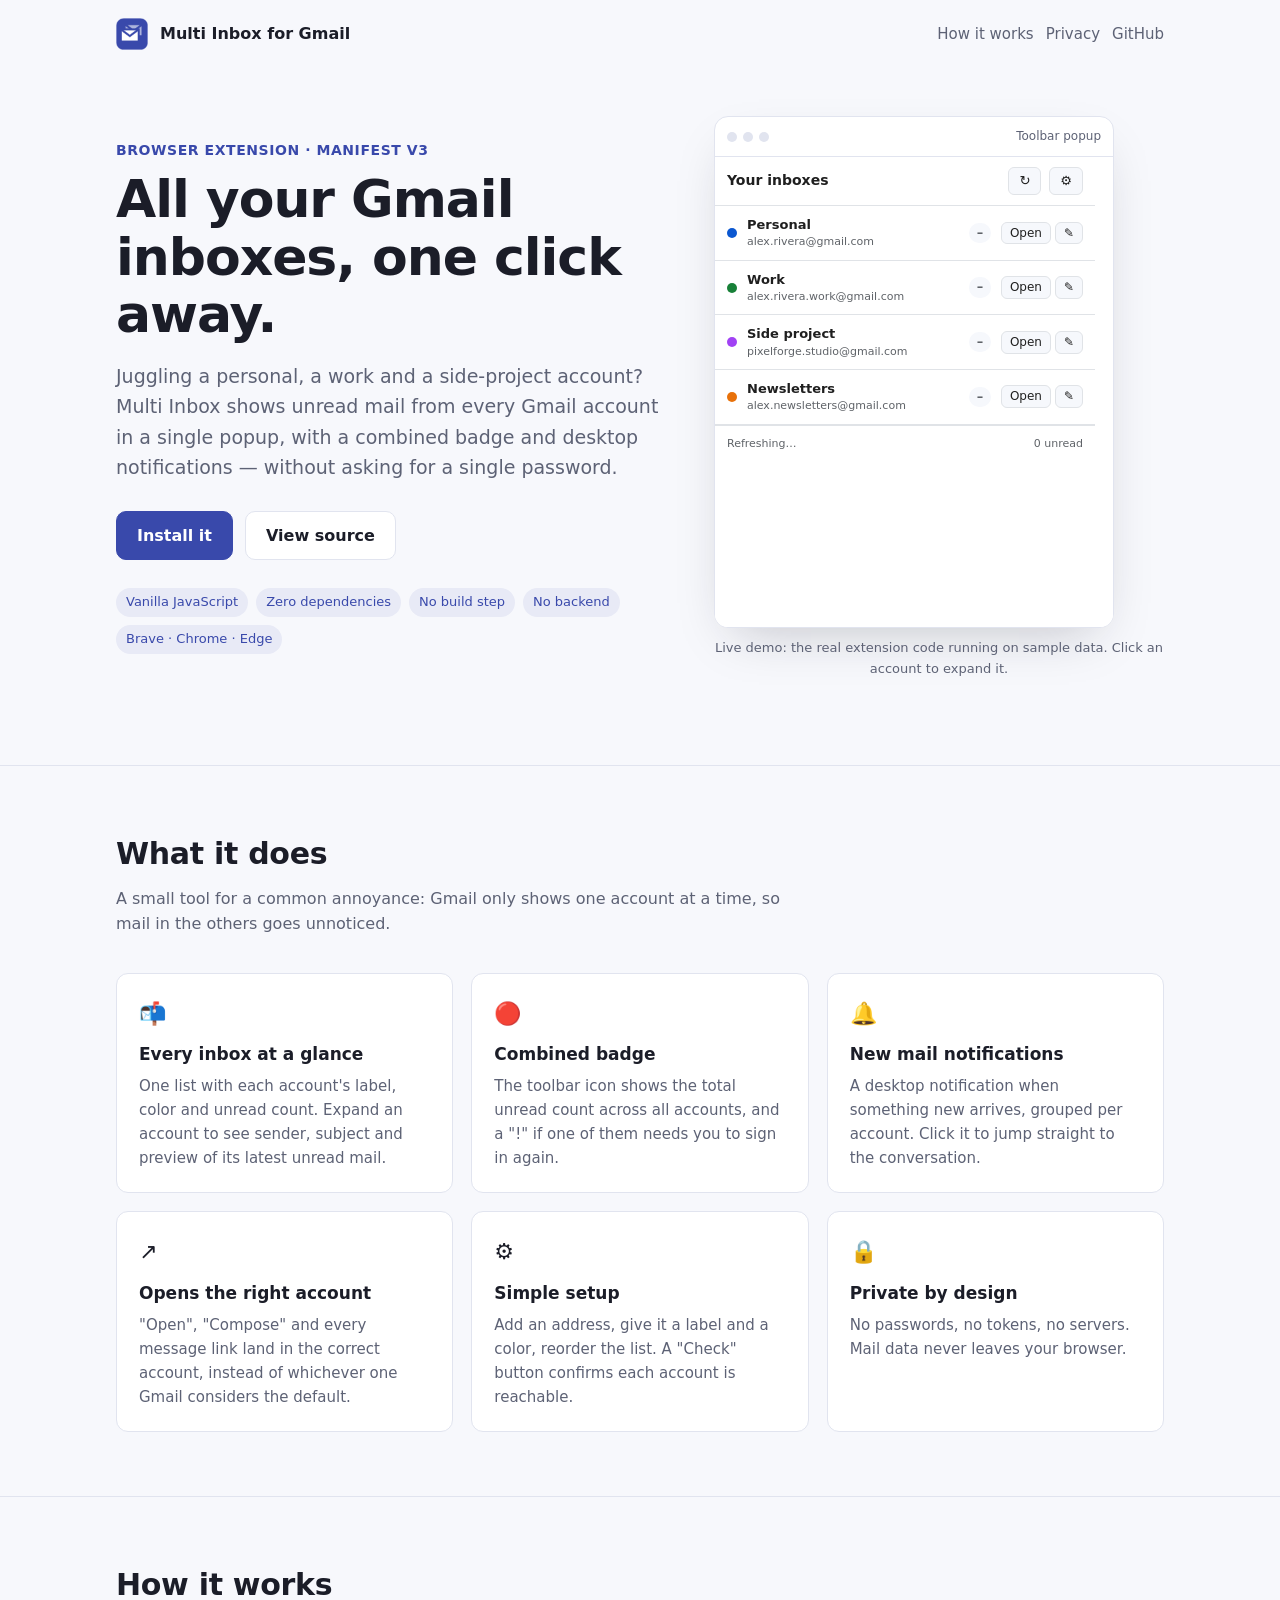
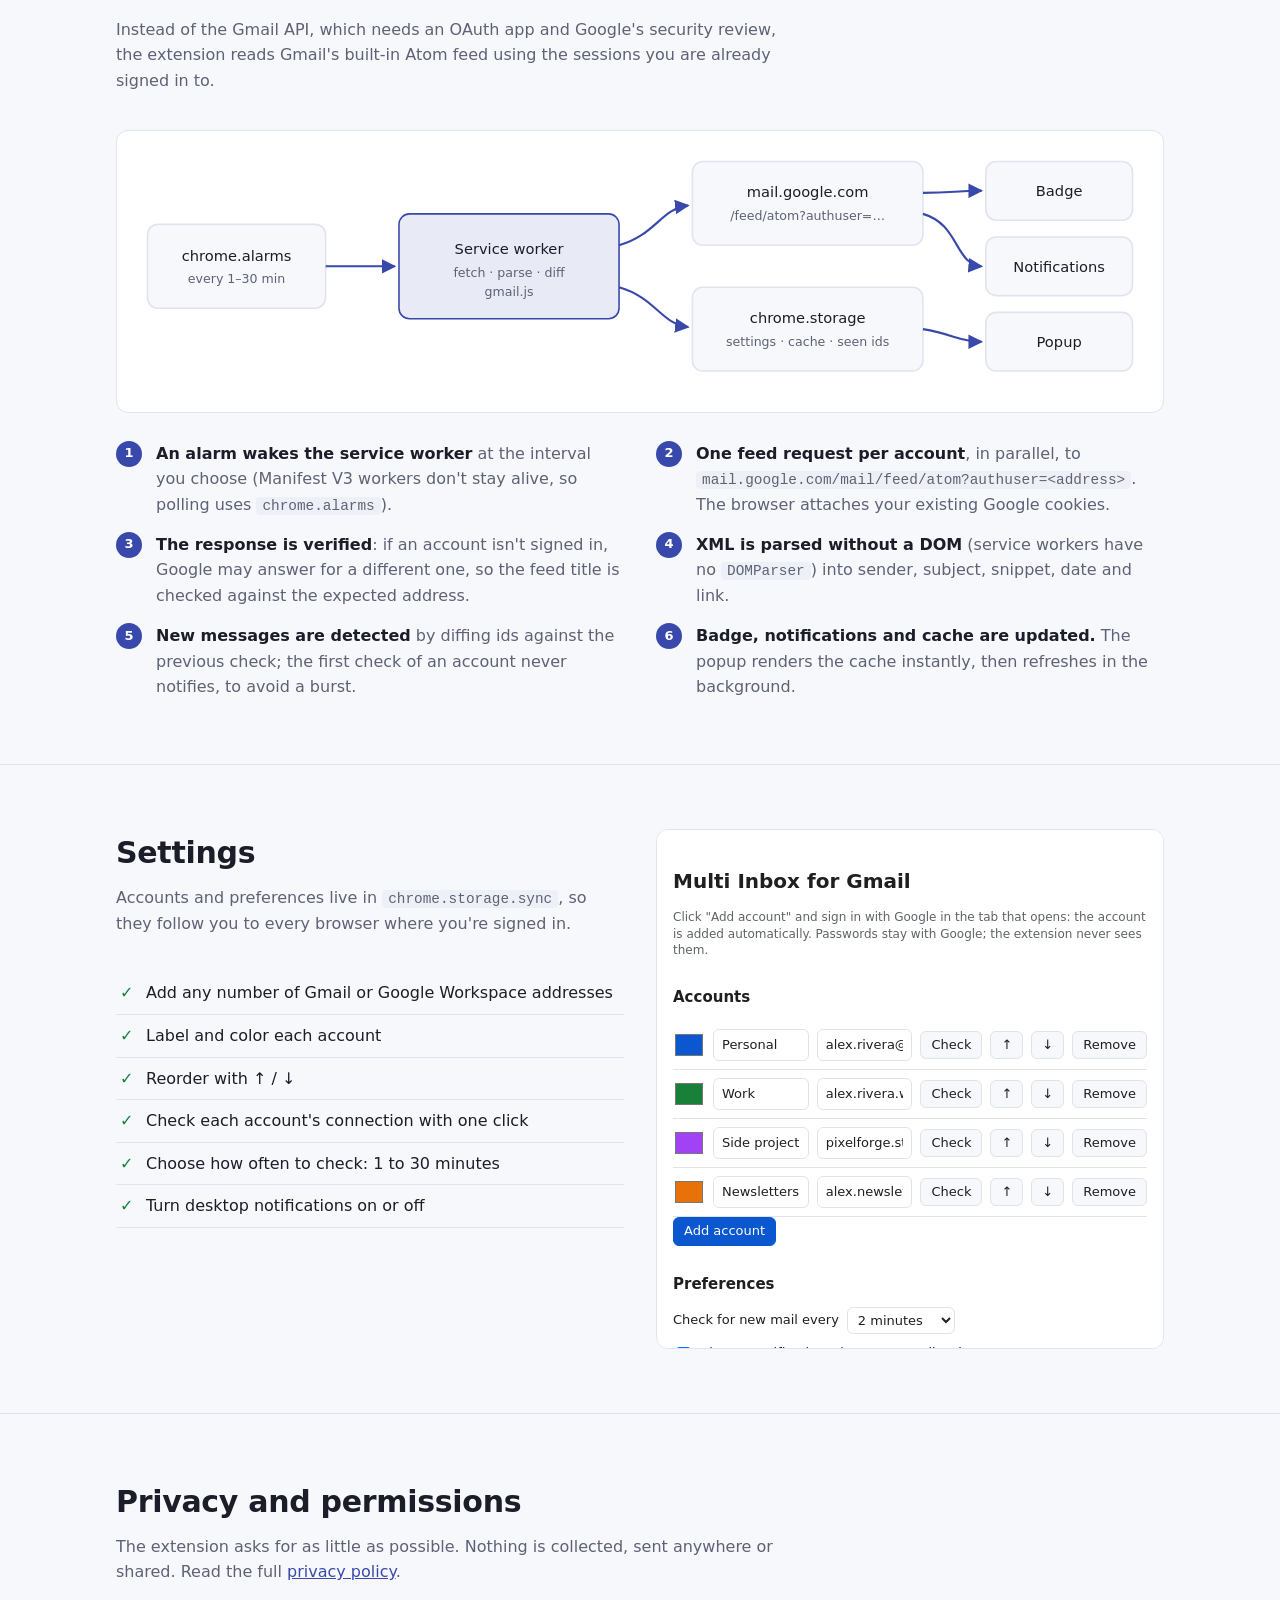
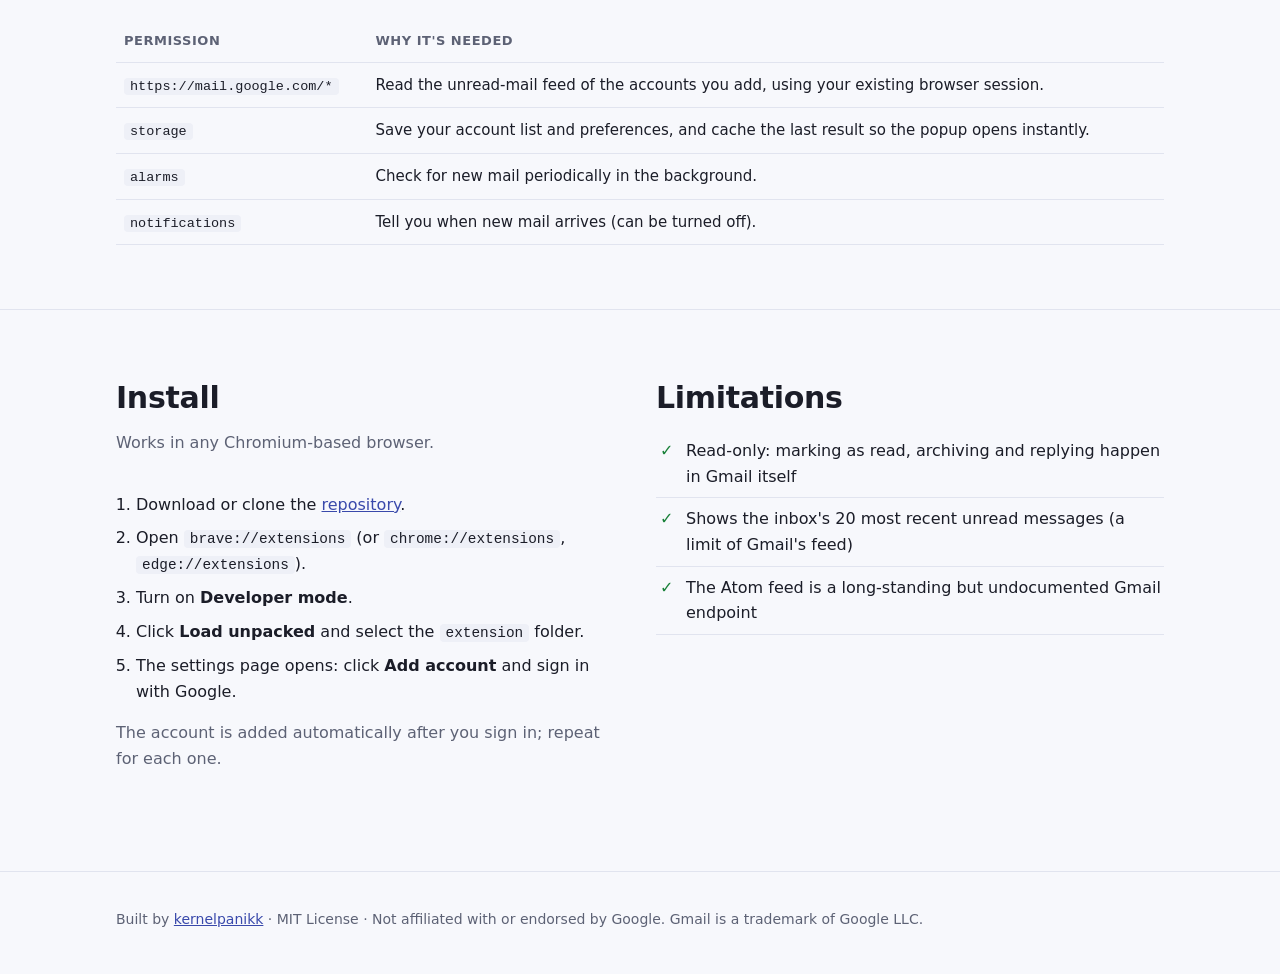
<file: index.html>
<!doctype html>
<html lang="en">
<head>
  <meta charset="utf-8">
  <title>Multi Inbox for Gmail</title>
  <meta http-equiv="refresh" content="0; url=docs/">
  <link rel="canonical" href="docs/">
</head>
<body>
  <a href="docs/">Multi Inbox for Gmail</a>
</body>
</html>
</file>
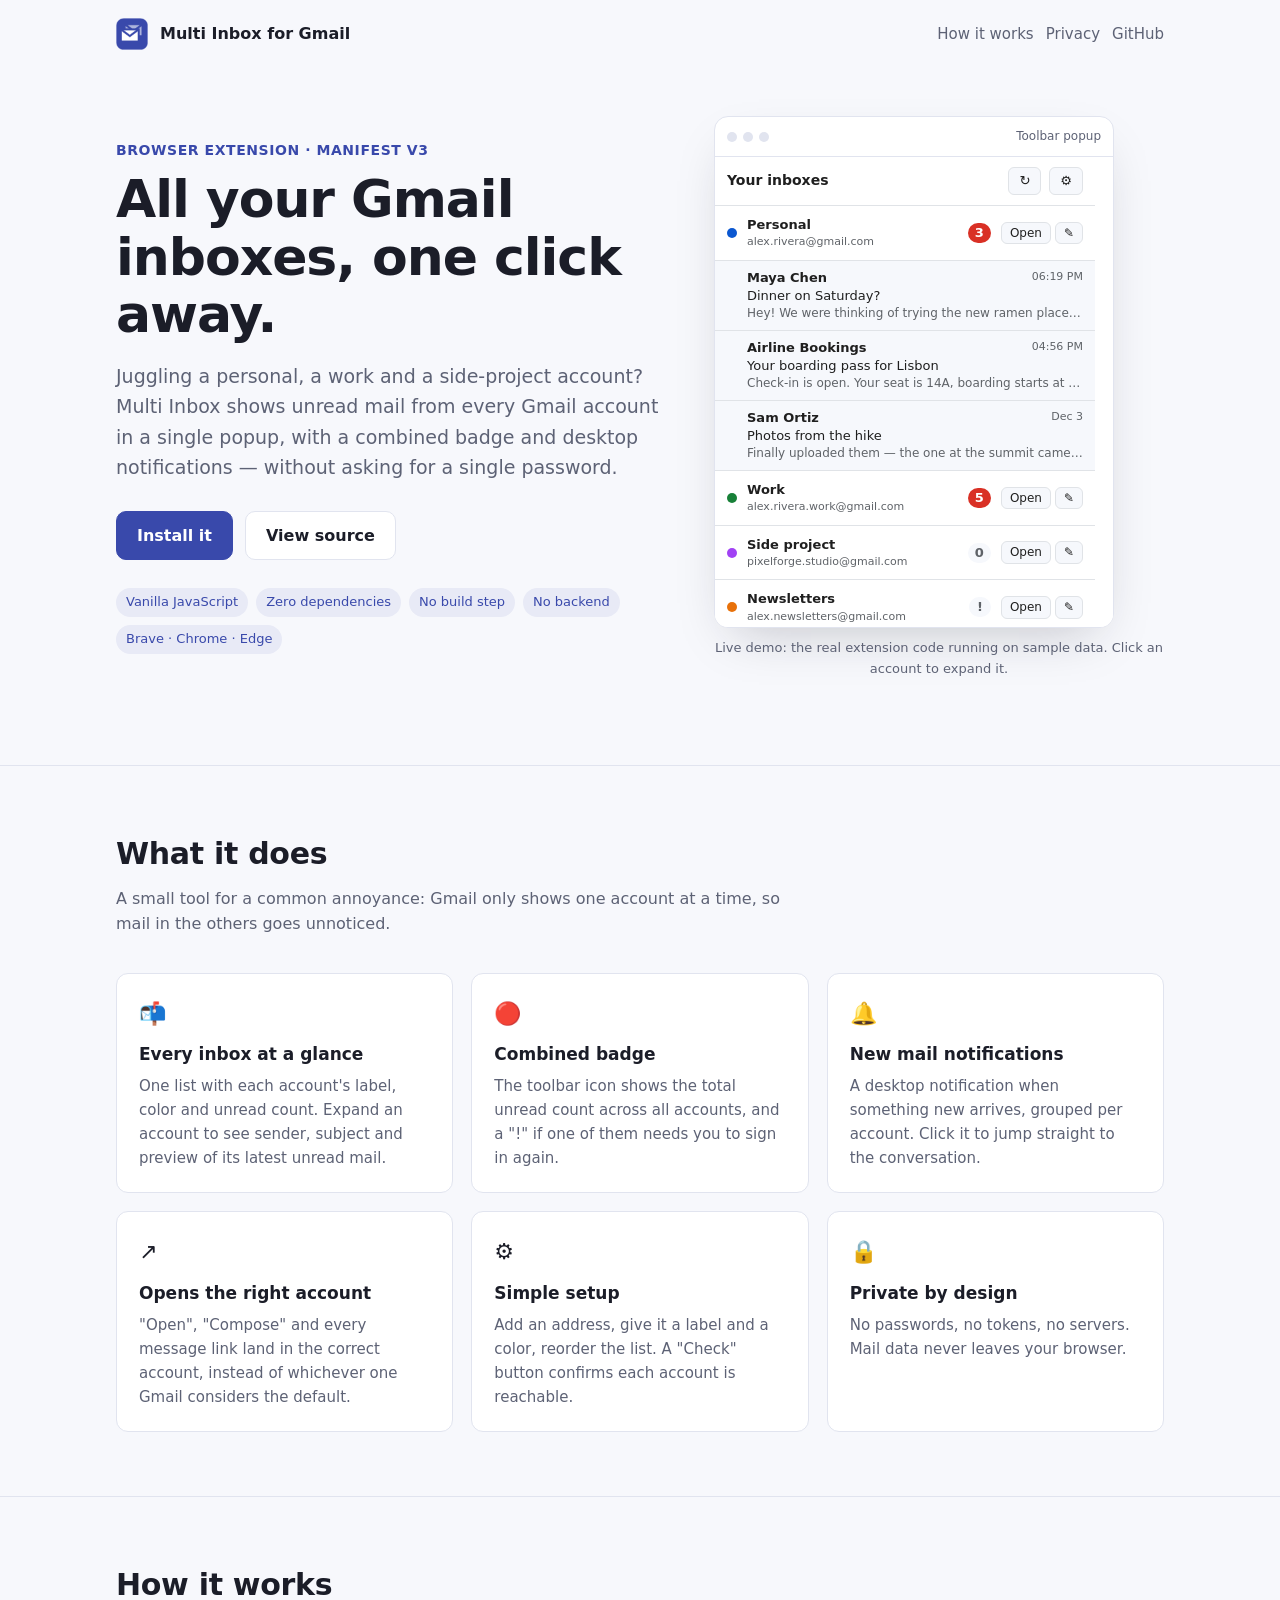
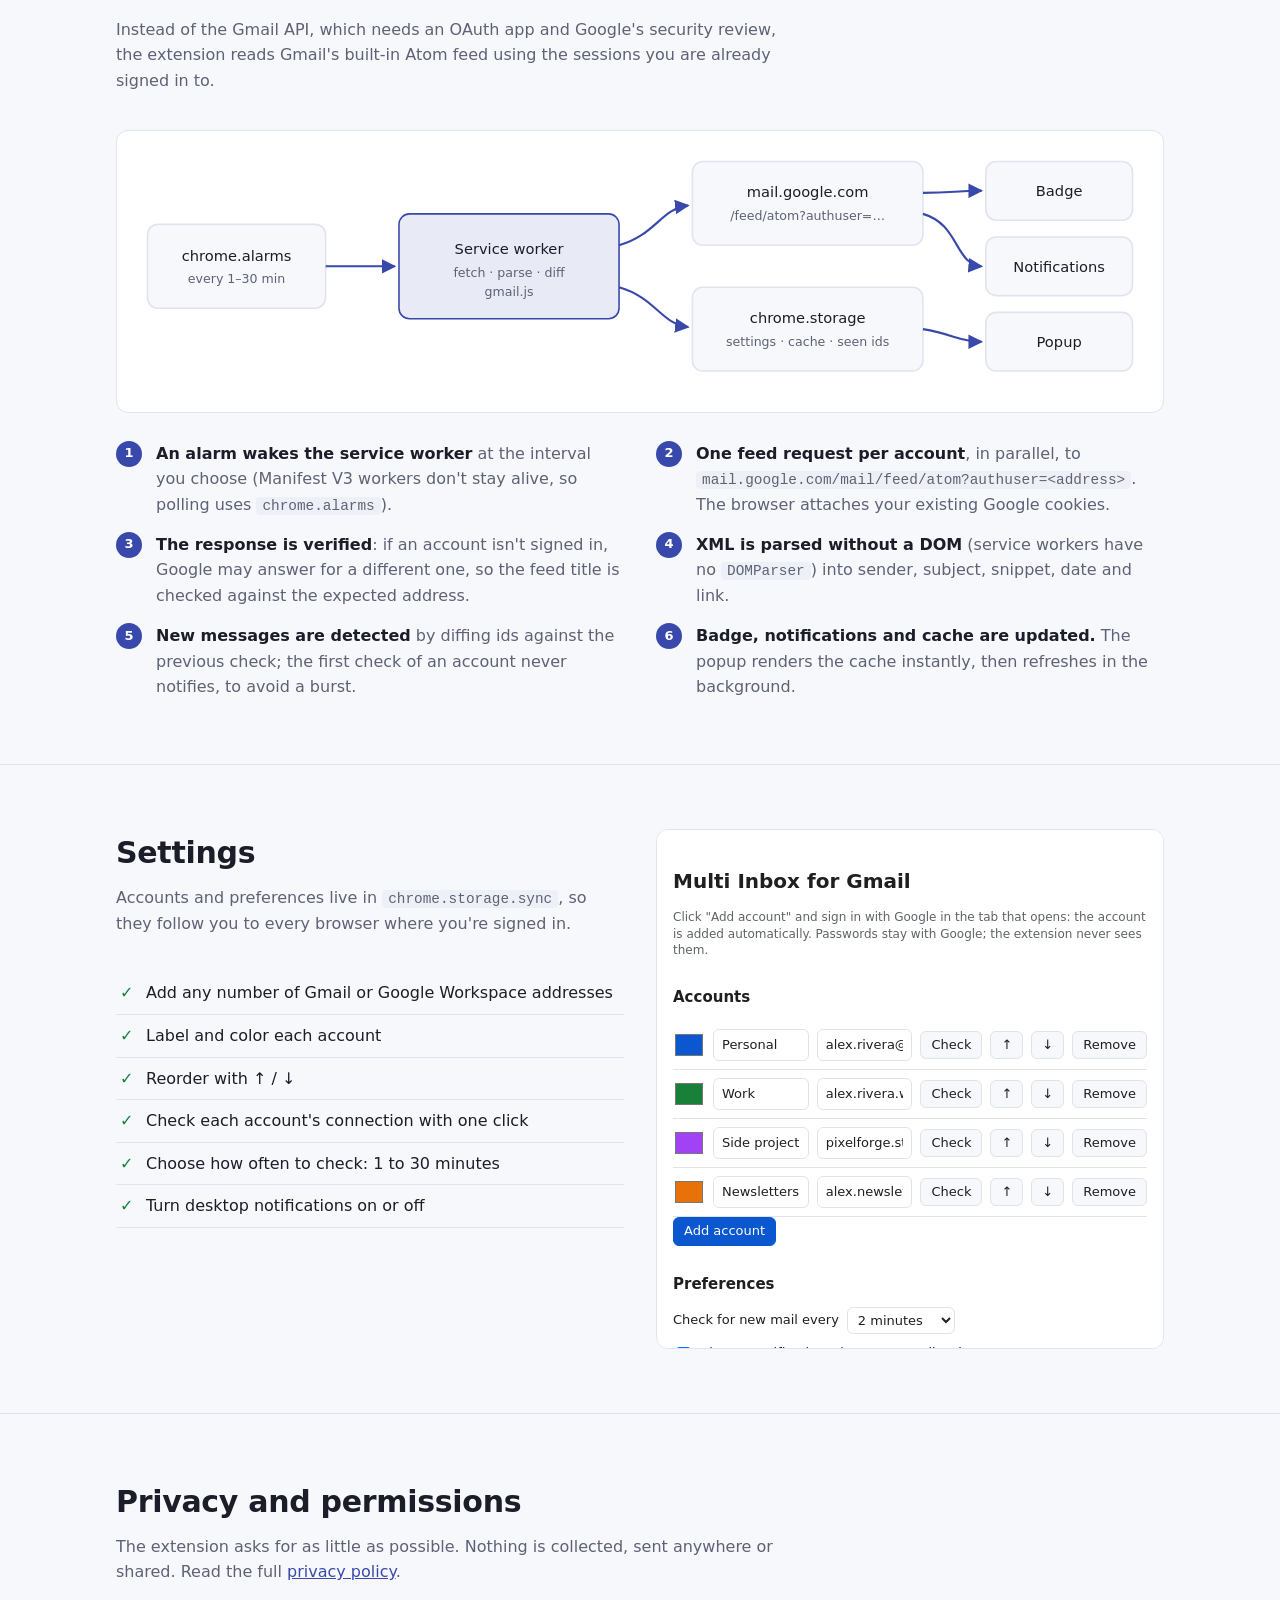
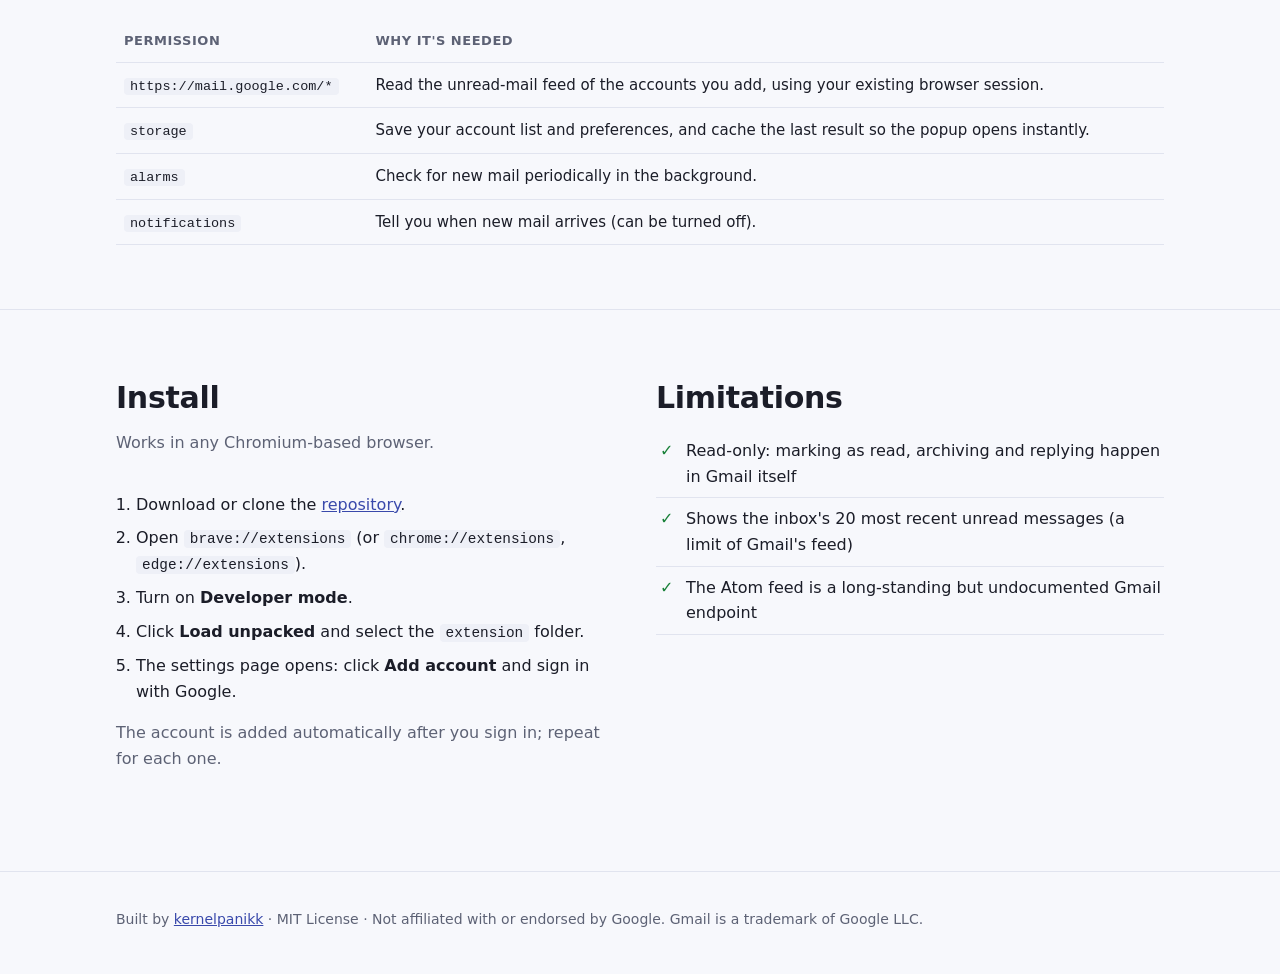
<file: docs/index.html>
<!doctype html>
<html lang="en">
<head>
  <meta charset="utf-8">
  <meta name="viewport" content="width=device-width, initial-scale=1">
  <title>Multi Inbox for Gmail</title>
  <meta name="description" content="A lightweight Chromium extension that shows unread mail from all your Gmail accounts in one place — no passwords, no servers, no OAuth setup.">
  <link rel="icon" href="../extension/icons/icon32.png">
  <style>
    :root {
      --bg: #f7f8fc;
      --surface: #ffffff;
      --text: #1b1d28;
      --muted: #5d6275;
      --border: #e1e4ef;
      --accent: #3949ab;
      --accent-soft: #e8eaf6;
      --green: #188038;
      --code: #eef0f7;
      --on-accent: #ffffff;
    }
    @media (prefers-color-scheme: dark) {
      :root:not([data-theme="light"]) {
        --bg: #12131a;
        --surface: #1b1d27;
        --text: #e7e9f2;
        --muted: #9ba1b6;
        --border: #2c2f3d;
        --accent: #8c9eff;
        --accent-soft: #252a45;
        --green: #81c995;
        --code: #232633;
        --on-accent: #12131a;
      }
    }
    * { box-sizing: border-box; }
    html { scroll-behavior: smooth; }
    body {
      margin: 0;
      background: var(--bg);
      color: var(--text);
      font: 16px/1.6 system-ui, -apple-system, "Segoe UI", Roboto, sans-serif;
    }
    a { color: var(--accent); }
    .wrap { max-width: 1080px; margin: 0 auto; padding: 0 16px; }
    code { background: var(--code); padding: 1px 6px; border-radius: 4px; font-size: .9em; }

    nav { display: flex; align-items: center; gap: 12px; padding: 18px 0; }
    nav img { width: 32px; height: 32px; }
    nav strong { flex: 1; }
    nav a { text-decoration: none; color: var(--muted); font-size: 15px; }
    nav a:hover { color: var(--text); }

    .hero { display: grid; grid-template-columns: 1.1fr .9fr; gap: 48px; align-items: center; padding: 48px 0 72px; }
    .eyebrow { color: var(--accent); font-weight: 600; font-size: 14px; letter-spacing: .04em; text-transform: uppercase; }
    h1 { font-size: clamp(34px, 5vw, 52px); line-height: 1.1; margin: 10px 0 18px; letter-spacing: -.02em; }
    .lead { font-size: 19px; color: var(--muted); margin: 0 0 28px; }
    .buttons { display: flex; flex-wrap: wrap; gap: 12px; }
    .btn {
      display: inline-block; padding: 11px 20px; border-radius: 10px; font-weight: 600;
      text-decoration: none; border: 1px solid var(--border); color: var(--text); background: var(--surface);
    }
    .btn.primary { background: var(--accent); border-color: var(--accent); color: var(--on-accent); }
    .pills { display: flex; flex-wrap: wrap; gap: 8px; margin-top: 28px; padding: 0; list-style: none; }
    .pills li { font-size: 13px; padding: 4px 10px; border-radius: 99px; background: var(--accent-soft); color: var(--accent); }

    .device {
      background: var(--surface); border: 1px solid var(--border); border-radius: 14px;
      box-shadow: 0 20px 50px -20px #1b1d2840; overflow: hidden; max-width: 400px; justify-self: center; width: 100%;
    }
    .device-bar { display: flex; align-items: center; gap: 6px; padding: 10px 12px; border-bottom: 1px solid var(--border); }
    .device-bar i { width: 10px; height: 10px; border-radius: 50%; background: var(--border); }
    .device-bar span { margin-left: auto; font-size: 12px; color: var(--muted); }
    .device iframe { display: block; width: 100%; height: 470px; border: 0; background: #fff; }
    .caption { text-align: center; font-size: 13px; color: var(--muted); margin-top: 10px; }

    section { padding: 64px 0; border-top: 1px solid var(--border); }
    h2 { font-size: 30px; margin: 0 0 8px; letter-spacing: -.01em; }
    .sub { color: var(--muted); margin: 0 0 36px; max-width: 680px; }

    .grid { display: grid; grid-template-columns: repeat(3, 1fr); gap: 18px; }
    .card { background: var(--surface); border: 1px solid var(--border); border-radius: 12px; padding: 22px; }
    .card h3 { margin: 0 0 6px; font-size: 17px; }
    .card p { margin: 0; color: var(--muted); font-size: 15px; }
    .card .ic { font-size: 22px; margin-bottom: 10px; display: block; }

    .diagram { background: var(--surface); border: 1px solid var(--border); border-radius: 12px; padding: 20px; }
    .diagram svg { width: 100%; height: auto; display: block; }
    .diagram text { font: 14px system-ui, sans-serif; fill: var(--text); }
    .diagram .small { font-size: 12px; fill: var(--muted); }
    .diagram .box { fill: var(--bg); stroke: var(--border); stroke-width: 1.5; }
    .diagram .box.hl { fill: var(--accent-soft); stroke: var(--accent); }
    .diagram .arrow { stroke: var(--accent); stroke-width: 2; fill: none; marker-end: url(#head); }
    .steps { counter-reset: s; list-style: none; padding: 0; margin: 28px 0 0; display: grid; grid-template-columns: repeat(2, 1fr); gap: 14px 32px; }
    .steps li { counter-increment: s; position: relative; padding-left: 40px; color: var(--muted); }
    .steps li::before {
      content: counter(s); position: absolute; left: 0; top: 0; width: 26px; height: 26px; border-radius: 50%;
      background: var(--accent); color: var(--on-accent); font-size: 13px; font-weight: 700; display: grid; place-items: center;
    }
    .steps strong { color: var(--text); }

    .split { display: grid; grid-template-columns: 1fr 1fr; gap: 32px; align-items: start; }
    .check { list-style: none; padding: 0; margin: 0; }
    .check li { padding: 8px 0 8px 30px; position: relative; border-bottom: 1px solid var(--border); }
    .check li::before { content: "✓"; position: absolute; left: 4px; color: var(--green); font-weight: 700; }
    .options-frame { width: 100%; height: 520px; border: 1px solid var(--border); border-radius: 12px; background: #fff; }

    ol.install { padding-left: 20px; }
    ol.install li { margin-bottom: 8px; }
    table { width: 100%; border-collapse: collapse; font-size: 15px; }
    th, td { text-align: left; padding: 10px 8px; border-bottom: 1px solid var(--border); vertical-align: top; }
    th { color: var(--muted); font-weight: 600; font-size: 13px; text-transform: uppercase; letter-spacing: .04em; }

    footer { padding: 36px 0 48px; border-top: 1px solid var(--border); color: var(--muted); font-size: 14px; }

    @media (max-width: 860px) {
      .hero, .split { grid-template-columns: 1fr; }
      .grid { grid-template-columns: 1fr 1fr; }
      .steps { grid-template-columns: 1fr; }
    }
    @media (max-width: 560px) {
      .grid { grid-template-columns: 1fr; }
      .hero { padding-top: 24px; }
      nav a.hide-sm { display: none; }
    }
  </style>
</head>
<body>
  <div class="wrap">
    <nav>
      <img src="../extension/icons/icon48.png" alt="">
      <strong>Multi Inbox for Gmail</strong>
      <a class="hide-sm" href="#how">How it works</a>
      <a class="hide-sm" href="#privacy">Privacy</a>
      <a href="https://github.com/kernelpanikk/multi-inbox-for-gmail">GitHub</a>
    </nav>

    <div class="hero">
      <div>
        <div class="eyebrow">Browser extension · Manifest V3</div>
        <h1>All your Gmail inboxes, one click away.</h1>
        <p class="lead">
          Juggling a personal, a work and a side-project account? Multi Inbox shows unread mail from every
          Gmail account in a single popup, with a combined badge and desktop notifications —
          without asking for a single password.
        </p>
        <div class="buttons">
          <a class="btn primary" href="#install">Install it</a>
          <a class="btn" href="https://github.com/kernelpanikk/multi-inbox-for-gmail">View source</a>
        </div>
        <ul class="pills">
          <li>Vanilla JavaScript</li>
          <li>Zero dependencies</li>
          <li>No build step</li>
          <li>No backend</li>
          <li>Brave · Chrome · Edge</li>
        </ul>
      </div>
      <div>
        <div class="device">
          <div class="device-bar"><i></i><i></i><i></i><span>Toolbar popup</span></div>
          <iframe src="demo/popup.html?expand=1"title="Interactive demo of the extension popup" loading="lazy"></iframe>
        </div>
        <p class="caption">Live demo: the real extension code running on sample data. Click an account to expand it.</p>
      </div>
    </div>
  </div>

  <section>
    <div class="wrap">
      <h2>What it does</h2>
      <p class="sub">A small tool for a common annoyance: Gmail only shows one account at a time, so mail in the others goes unnoticed.</p>
      <div class="grid">
        <div class="card"><span class="ic">📬</span><h3>Every inbox at a glance</h3><p>One list with each account's label, color and unread count. Expand an account to see sender, subject and preview of its latest unread mail.</p></div>
        <div class="card"><span class="ic">🔴</span><h3>Combined badge</h3><p>The toolbar icon shows the total unread count across all accounts, and a "!" if one of them needs you to sign in again.</p></div>
        <div class="card"><span class="ic">🔔</span><h3>New mail notifications</h3><p>A desktop notification when something new arrives, grouped per account. Click it to jump straight to the conversation.</p></div>
        <div class="card"><span class="ic">↗️</span><h3>Opens the right account</h3><p>"Open", "Compose" and every message link land in the correct account, instead of whichever one Gmail considers the default.</p></div>
        <div class="card"><span class="ic">⚙️</span><h3>Simple setup</h3><p>Add an address, give it a label and a color, reorder the list. A "Check" button confirms each account is reachable.</p></div>
        <div class="card"><span class="ic">🔒</span><h3>Private by design</h3><p>No passwords, no tokens, no servers. Mail data never leaves your browser.</p></div>
      </div>
    </div>
  </section>

  <section id="how">
    <div class="wrap">
      <h2>How it works</h2>
      <p class="sub">
        Instead of the Gmail API, which needs an OAuth app and Google's security review, the extension reads Gmail's
        built-in Atom feed using the sessions you are already signed in to.
      </p>
      <div class="diagram">
        <svg viewBox="0 0 960 230" role="img" aria-label="Data flow: an alarm wakes the service worker, which fetches the Gmail Atom feed for each account using the browser's existing session, then updates the badge, notifications and popup.">
          <defs>
            <marker id="head" viewBox="0 0 10 10" refX="9" refY="5" markerWidth="7" markerHeight="7" orient="auto-start-reverse">
              <path d="M0,0 L10,5 L0,10 z" fill="var(--accent)"/>
            </marker>
          </defs>
          <rect class="box" x="10" y="70" width="170" height="80" rx="10"/>
          <text x="95" y="105" text-anchor="middle">chrome.alarms</text>
          <text class="small" x="95" y="126" text-anchor="middle">every 1–30 min</text>

          <rect class="box hl" x="250" y="60" width="210" height="100" rx="10"/>
          <text x="355" y="98" text-anchor="middle">Service worker</text>
          <text class="small" x="355" y="120" text-anchor="middle">fetch · parse · diff</text>
          <text class="small" x="355" y="138" text-anchor="middle">gmail.js</text>

          <rect class="box" x="530" y="10" width="220" height="80" rx="10"/>
          <text x="640" y="44" text-anchor="middle">mail.google.com</text>
          <text class="small" x="640" y="66" text-anchor="middle">/feed/atom?authuser=…</text>

          <rect class="box" x="530" y="130" width="220" height="80" rx="10"/>
          <text x="640" y="164" text-anchor="middle">chrome.storage</text>
          <text class="small" x="640" y="186" text-anchor="middle">settings · cache · seen ids</text>

          <rect class="box" x="810" y="10" width="140" height="56" rx="10"/>
          <text x="880" y="43" text-anchor="middle">Badge</text>
          <rect class="box" x="810" y="82" width="140" height="56" rx="10"/>
          <text x="880" y="115" text-anchor="middle">Notifications</text>
          <rect class="box" x="810" y="154" width="140" height="56" rx="10"/>
          <text x="880" y="187" text-anchor="middle">Popup</text>

          <path class="arrow" d="M180 110 H246"/>
          <path class="arrow" d="M460 90 C495 80 500 55 526 52"/>
          <path class="arrow" d="M460 130 C495 140 500 165 526 168"/>
          <path class="arrow" d="M750 40 C780 40 780 38 806 38"/>
          <path class="arrow" d="M750 60 C785 70 780 108 806 110"/>
          <path class="arrow" d="M750 170 C780 175 785 182 806 182"/>
        </svg>
      </div>
      <ol class="steps">
        <li><strong>An alarm wakes the service worker</strong> at the interval you choose (Manifest V3 workers don't stay alive, so polling uses <code>chrome.alarms</code>).</li>
        <li><strong>One feed request per account</strong>, in parallel, to <code>mail.google.com/mail/feed/atom?authuser=&lt;address&gt;</code>. The browser attaches your existing Google cookies.</li>
        <li><strong>The response is verified</strong>: if an account isn't signed in, Google may answer for a different one, so the feed title is checked against the expected address.</li>
        <li><strong>XML is parsed without a DOM</strong> (service workers have no <code>DOMParser</code>) into sender, subject, snippet, date and link.</li>
        <li><strong>New messages are detected</strong> by diffing ids against the previous check; the first check of an account never notifies, to avoid a burst.</li>
        <li><strong>Badge, notifications and cache are updated.</strong> The popup renders the cache instantly, then refreshes in the background.</li>
      </ol>
    </div>
  </section>

  <section>
    <div class="wrap split">
      <div>
        <h2>Settings</h2>
        <p class="sub">Accounts and preferences live in <code>chrome.storage.sync</code>, so they follow you to every browser where you're signed in.</p>
        <ul class="check">
          <li>Add any number of Gmail or Google Workspace addresses</li>
          <li>Label and color each account</li>
          <li>Reorder with ↑ / ↓</li>
          <li>Check each account's connection with one click</li>
          <li>Choose how often to check: 1 to 30 minutes</li>
          <li>Turn desktop notifications on or off</li>
        </ul>
      </div>
      <iframe class="options-frame" src="demo/options.html" title="Interactive demo of the settings page" loading="lazy"></iframe>
    </div>
  </section>

  <section id="privacy">
    <div class="wrap">
      <h2>Privacy and permissions</h2>
      <p class="sub">The extension asks for as little as possible. Nothing is collected, sent anywhere or shared. Read the full <a href="https://github.com/kernelpanikk/multi-inbox-for-gmail/blob/main/PRIVACY.md">privacy policy</a>.</p>
      <table>
        <thead><tr><th>Permission</th><th>Why it's needed</th></tr></thead>
        <tbody>
          <tr><td><code>https://mail.google.com/*</code></td><td>Read the unread-mail feed of the accounts you add, using your existing browser session.</td></tr>
          <tr><td><code>storage</code></td><td>Save your account list and preferences, and cache the last result so the popup opens instantly.</td></tr>
          <tr><td><code>alarms</code></td><td>Check for new mail periodically in the background.</td></tr>
          <tr><td><code>notifications</code></td><td>Tell you when new mail arrives (can be turned off).</td></tr>
        </tbody>
      </table>
    </div>
  </section>

  <section id="install">
    <div class="wrap split">
      <div>
        <h2>Install</h2>
        <p class="sub">Works in any Chromium-based browser.</p>
        <ol class="install">
          <li>Download or clone the <a href="https://github.com/kernelpanikk/multi-inbox-for-gmail">repository</a>.</li>
          <li>Open <code>brave://extensions</code> (or <code>chrome://extensions</code>, <code>edge://extensions</code>).</li>
          <li>Turn on <strong>Developer mode</strong>.</li>
          <li>Click <strong>Load unpacked</strong> and select the <code>extension</code> folder.</li>
          <li>The settings page opens: click <strong>Add account</strong> and sign in with Google.</li>
        </ol>
        <p class="sub">The account is added automatically after you sign in; repeat for each one.</p>
      </div>
      <div>
        <h2>Limitations</h2>
        <ul class="check">
          <li>Read-only: marking as read, archiving and replying happen in Gmail itself</li>
          <li>Shows the inbox's 20 most recent unread messages (a limit of Gmail's feed)</li>
          <li>The Atom feed is a long-standing but undocumented Gmail endpoint</li>
        </ul>
      </div>
    </div>
  </section>

  <footer>
    <div class="wrap">
      Built by <a href="https://github.com/kernelpanikk">kernelpanikk</a> · MIT License ·
      Not affiliated with or endorsed by Google. Gmail is a trademark of Google LLC.
    </div>
  </footer>
</body>
</html>
</file>
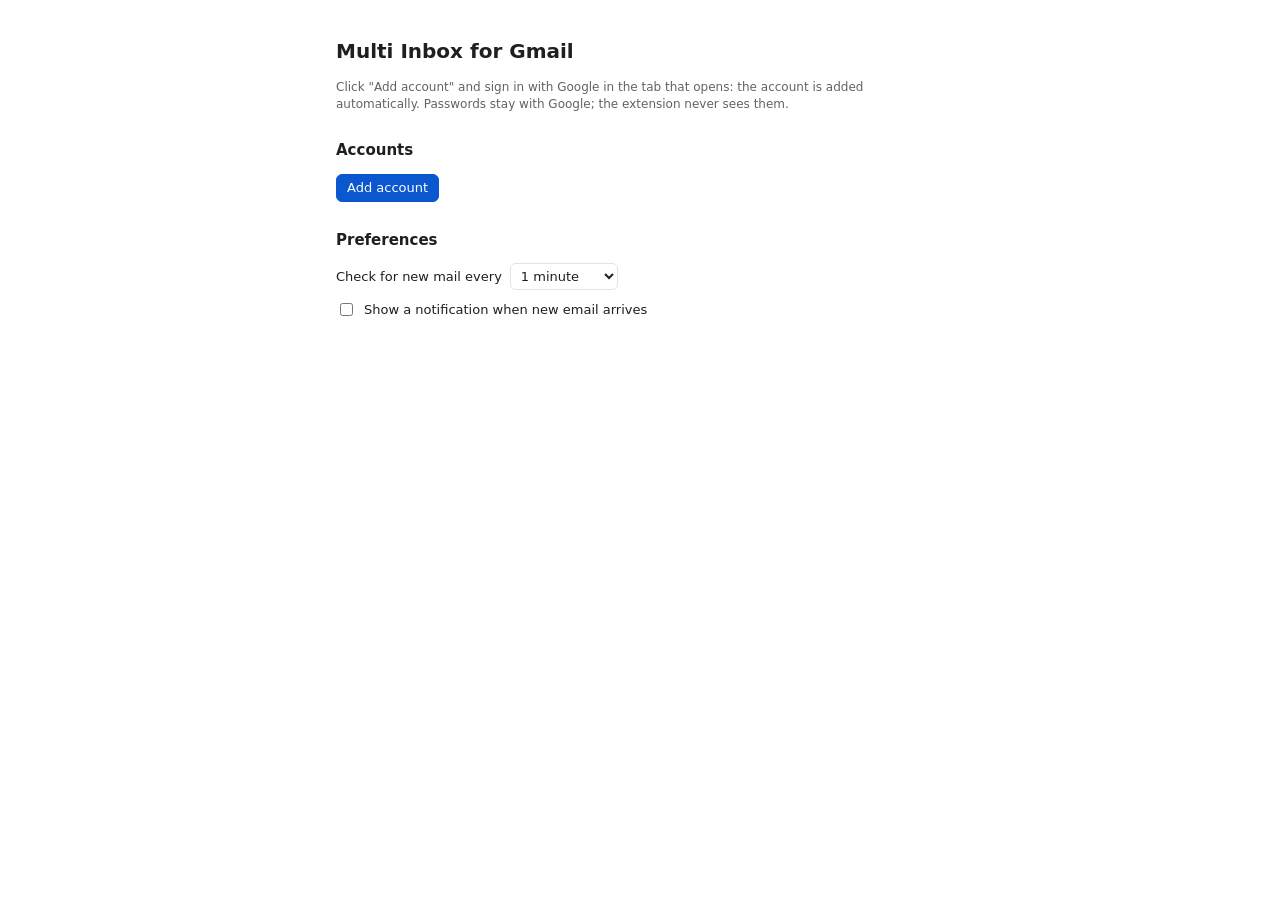
<file: extension/options.html>
<!doctype html>
<html lang="en">
<head>
  <meta charset="utf-8">
  <title>Multi Inbox for Gmail — Settings</title>
  <link rel="stylesheet" href="style.css">
</head>
<body class="options">
  <h1>Multi Inbox for Gmail</h1>
  <p class="hint">
    Click "Add account" and sign in with Google in the tab that opens: the account is added
    automatically. Passwords stay with Google; the extension never sees them.
  </p>

  <h2>Accounts</h2>
  <div id="list"></div>
  <button class="primary" type="button" id="add">Add account</button>

  <h2>Preferences</h2>
  <label class="field">
    Check for new mail every
    <select id="interval">
      <option value="1">1 minute</option>
      <option value="2">2 minutes</option>
      <option value="5">5 minutes</option>
      <option value="10">10 minutes</option>
      <option value="30">30 minutes</option>
    </select>
  </label>
  <label class="field">
    <input type="checkbox" id="notify"> Show a notification when new email arrives
  </label>
  <p id="status"></p>

  <script type="module" src="options.js"></script>
</body>
</html>
</file>
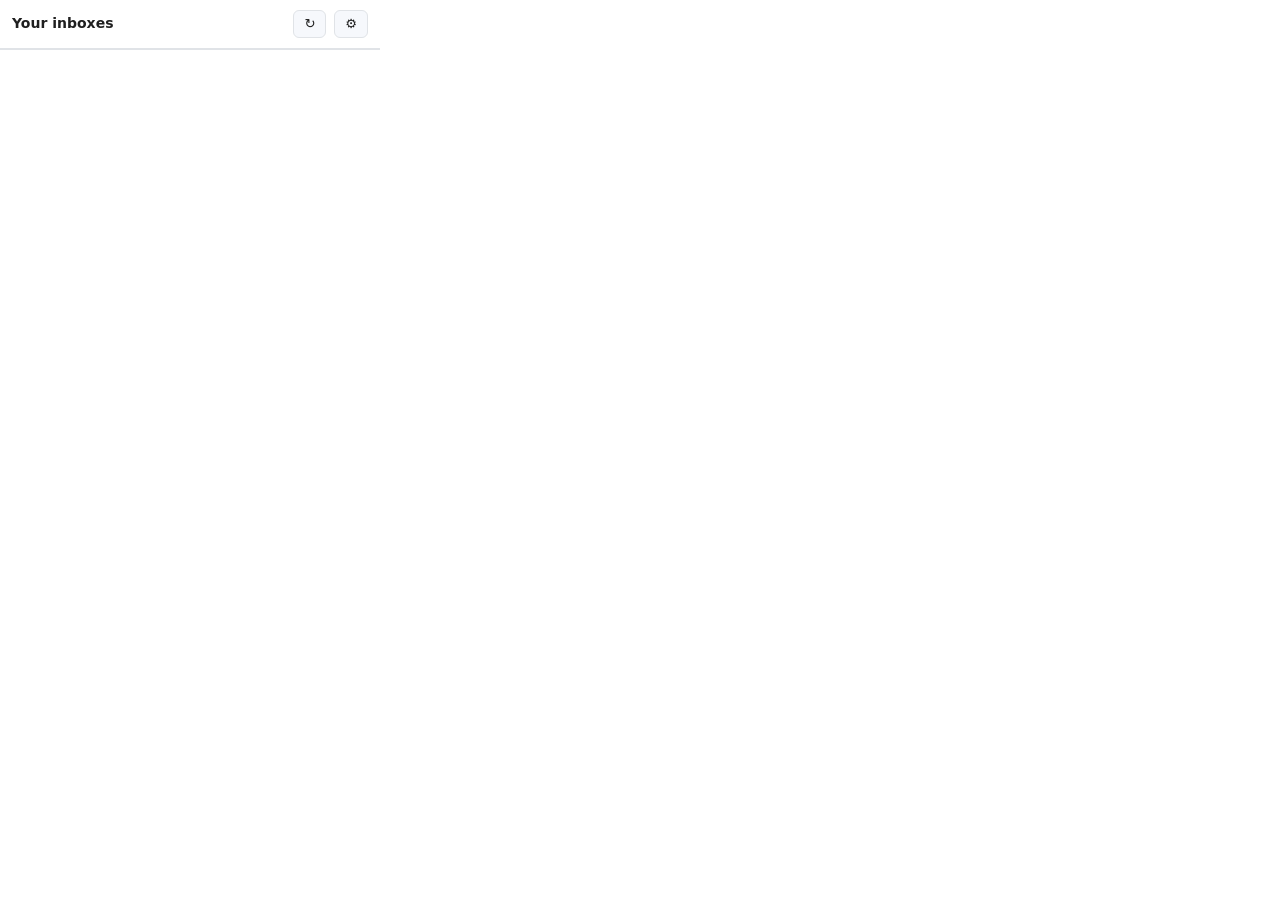
<file: extension/popup.html>
<!doctype html>
<html lang="en">
<head>
  <meta charset="utf-8">
  <title>Multi Inbox for Gmail</title>
  <link rel="stylesheet" href="style.css">
</head>
<body class="popup">
  <header>
    <h1>Your inboxes</h1>
    <button id="refresh" title="Refresh">↻</button>
    <button id="settings" title="Settings">⚙</button>
  </header>
  <main id="accounts"></main>
  <footer>
    <span id="updated" class="muted"></span>
    <span id="total" class="muted"></span>
  </footer>
  <script type="module" src="popup.js"></script>
</body>
</html>
</file>
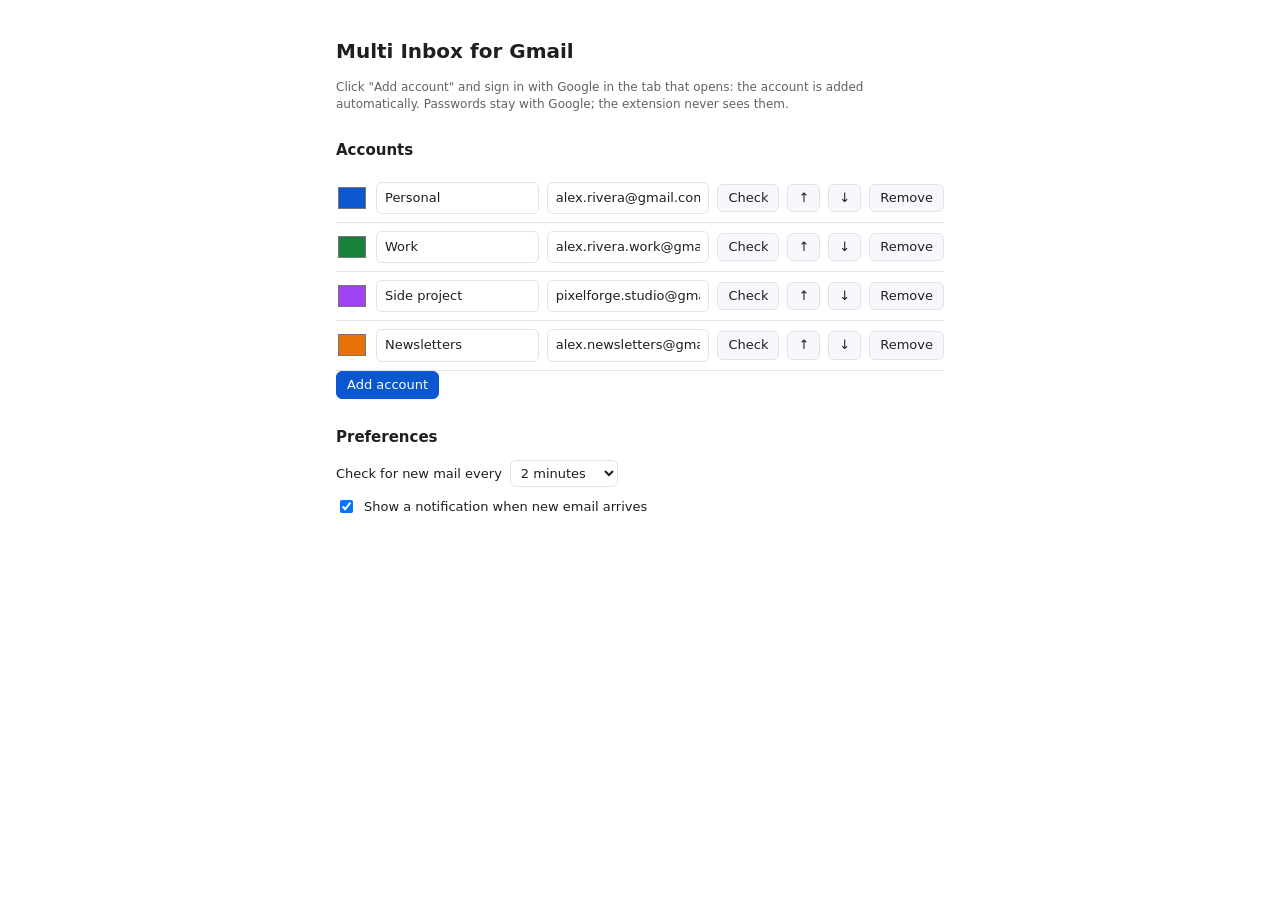
<file: docs/demo/options.html>
<!doctype html>
<html lang="en">
<head>
  <meta charset="utf-8">
  <meta name="viewport" content="width=device-width, initial-scale=1">
  <title>Multi Inbox for Gmail — Settings demo</title>
  <link rel="stylesheet" href="../../extension/style.css">
</head>
<body class="options">
  <!-- Same markup as extension/options.html; the script below is the real options.js. -->
  <h1>Multi Inbox for Gmail</h1>
  <p class="hint">
    Click "Add account" and sign in with Google in the tab that opens: the account is added
    automatically. Passwords stay with Google; the extension never sees them.
  </p>

  <h2>Accounts</h2>
  <div id="list"></div>
  <button class="primary" type="button" id="add">Add account</button>

  <h2>Preferences</h2>
  <label class="field">
    Check for new mail every
    <select id="interval">
      <option value="1">1 minute</option>
      <option value="2">2 minutes</option>
      <option value="5">5 minutes</option>
      <option value="10">10 minutes</option>
      <option value="30">30 minutes</option>
    </select>
  </label>
  <label class="field">
    <input type="checkbox" id="notify"> Show a notification when new email arrives
  </label>
  <p id="status"></p>

  <script src="mock-chrome.js"></script>
  <script type="module" src="../../extension/options.js"></script>
</body>
</html>
</file>
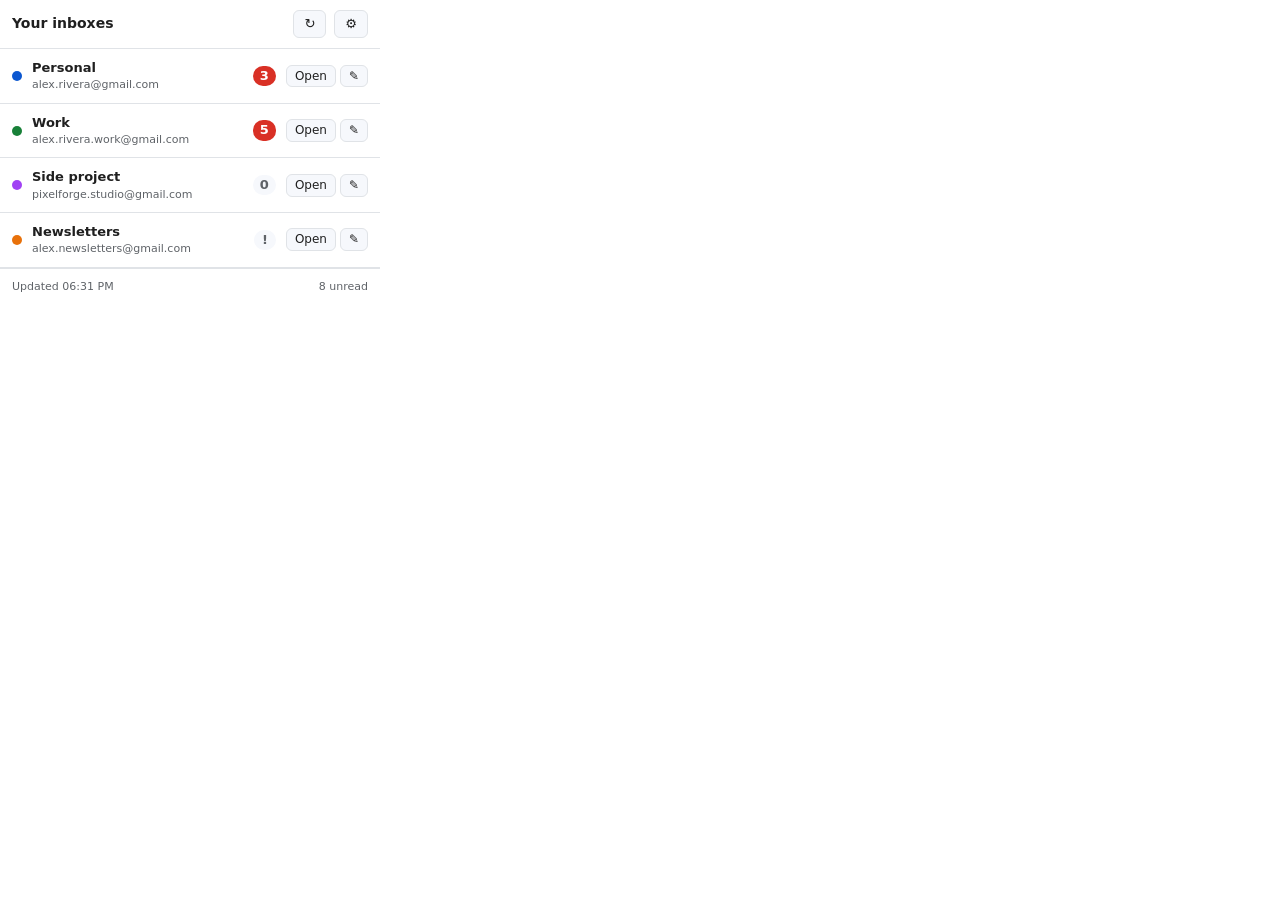
<file: docs/demo/popup.html>
<!doctype html>
<html lang="en">
<head>
  <meta charset="utf-8">
  <meta name="viewport" content="width=device-width, initial-scale=1">
  <title>Multi Inbox for Gmail — Popup demo</title>
  <link rel="stylesheet" href="../../extension/style.css">
  <style>body.popup { width: auto; max-width: 380px; }</style>
</head>
<body class="popup">
  <!-- Same markup as extension/popup.html; the script below is the real popup.js. -->
  <header>
    <h1>Your inboxes</h1>
    <button id="refresh" title="Refresh">↻</button>
    <button id="settings" title="Settings">⚙</button>
  </header>
  <main id="accounts"></main>
  <footer>
    <span id="updated" class="muted"></span>
    <span id="total" class="muted"></span>
  </footer>
  <script src="mock-chrome.js"></script>
  <script type="module" src="../../extension/popup.js"></script>
  <script>
    // ?expand=N opens the Nth account once loaded (used for the README screenshots).
    const n = new URLSearchParams(location.search).get('expand');
    if (n) setTimeout(() => document.querySelectorAll('.account-head')[n - 1]?.click(), 800);
  </script>
</body>
</html>
</file>
<file: extension/style.css>
:root {
  --bg: #ffffff;
  --surface: #f6f8fc;
  --text: #1f1f1f;
  --muted: #5f6368;
  --border: #e0e3e7;
  --accent: #0b57d0;
  --red: #d93025;
  color-scheme: light dark;
}
@media (prefers-color-scheme: dark) {
  :root {
    --bg: #1f1f1f;
    --surface: #2a2b2e;
    --text: #e8eaed;
    --muted: #9aa0a6;
    --border: #3c4043;
    --accent: #8ab4f8;
    --red: #f28b82;
  }
}
* { box-sizing: border-box; }
body {
  margin: 0;
  font: 13px/1.4 system-ui, -apple-system, "Segoe UI", Roboto, sans-serif;
  background: var(--bg);
  color: var(--text);
}
button, input, select { font: inherit; color: inherit; }
button {
  border: 1px solid var(--border);
  background: var(--surface);
  border-radius: 6px;
  padding: 4px 10px;
  cursor: pointer;
}
button:hover { border-color: var(--accent); }
button.primary { background: var(--accent); color: var(--bg); border-color: var(--accent); }
a { color: var(--accent); }
.muted { color: var(--muted); }
.dot { width: 10px; height: 10px; border-radius: 50%; flex: none; }

/* Popup */
body.popup { width: 380px; }
header, footer {
  display: flex; align-items: center; gap: 8px;
  padding: 10px 12px;
}
header { border-bottom: 1px solid var(--border); }
header h1 { font-size: 14px; margin: 0; flex: 1; }
footer { border-top: 1px solid var(--border); justify-content: space-between; font-size: 11px; }
#accounts { max-height: 480px; overflow-y: auto; }
.account { border-bottom: 1px solid var(--border); }
.account-head {
  display: flex; align-items: center; gap: 10px;
  padding: 10px 12px; cursor: pointer;
}
.account-head:hover { background: var(--surface); }
.account-name { flex: 1; min-width: 0; }
.account-name strong, .account-name span {
  display: block; overflow: hidden; text-overflow: ellipsis; white-space: nowrap;
}
.account-name span { color: var(--muted); font-size: 11px; }
.count {
  min-width: 22px; padding: 1px 7px; border-radius: 10px;
  background: var(--red); color: var(--bg); font-weight: 600; text-align: center;
}
.count.zero { background: var(--surface); color: var(--muted); }
.actions { display: flex; gap: 4px; }
.actions button { padding: 2px 8px; font-size: 12px; }
.mails { display: none; background: var(--surface); }
.account.open .mails { display: block; }
.mail {
  display: block; padding: 8px 12px 8px 32px;
  text-decoration: none; color: inherit; border-top: 1px solid var(--border);
}
.mail:hover { background: var(--bg); }
.mail-top { display: flex; gap: 8px; }
.mail-from { font-weight: 600; flex: 1; overflow: hidden; text-overflow: ellipsis; white-space: nowrap; }
.mail-date { color: var(--muted); font-size: 11px; flex: none; }
.mail-subject, .mail-snippet { overflow: hidden; text-overflow: ellipsis; white-space: nowrap; }
.mail-snippet { color: var(--muted); font-size: 12px; }
.note { padding: 8px 12px 8px 32px; color: var(--muted); }
.empty { padding: 24px 16px; text-align: center; }

/* Impostazioni */
body.options { max-width: 640px; margin: 0 auto; padding: 24px 16px; background: var(--bg); }
.options h1 { font-size: 20px; }
.options h2 { font-size: 15px; margin-top: 28px; }
.row { display: flex; align-items: center; gap: 8px; padding: 8px 0; border-bottom: 1px solid var(--border); }
.row input[type="text"], .row input[type="email"] {
  flex: 1; min-width: 0; padding: 6px 8px;
  border: 1px solid var(--border); border-radius: 6px; background: var(--bg);
}
.row input[type="color"] { width: 32px; height: 30px; padding: 0; border: none; background: none; }
form.row { border-bottom: none; }
.field { display: flex; align-items: center; gap: 8px; margin: 10px 0; }
select { padding: 4px 6px; border: 1px solid var(--border); border-radius: 6px; background: var(--bg); }
.hint { font-size: 12px; color: var(--muted); }
#status { color: var(--accent); min-height: 1.4em; }
</file>
